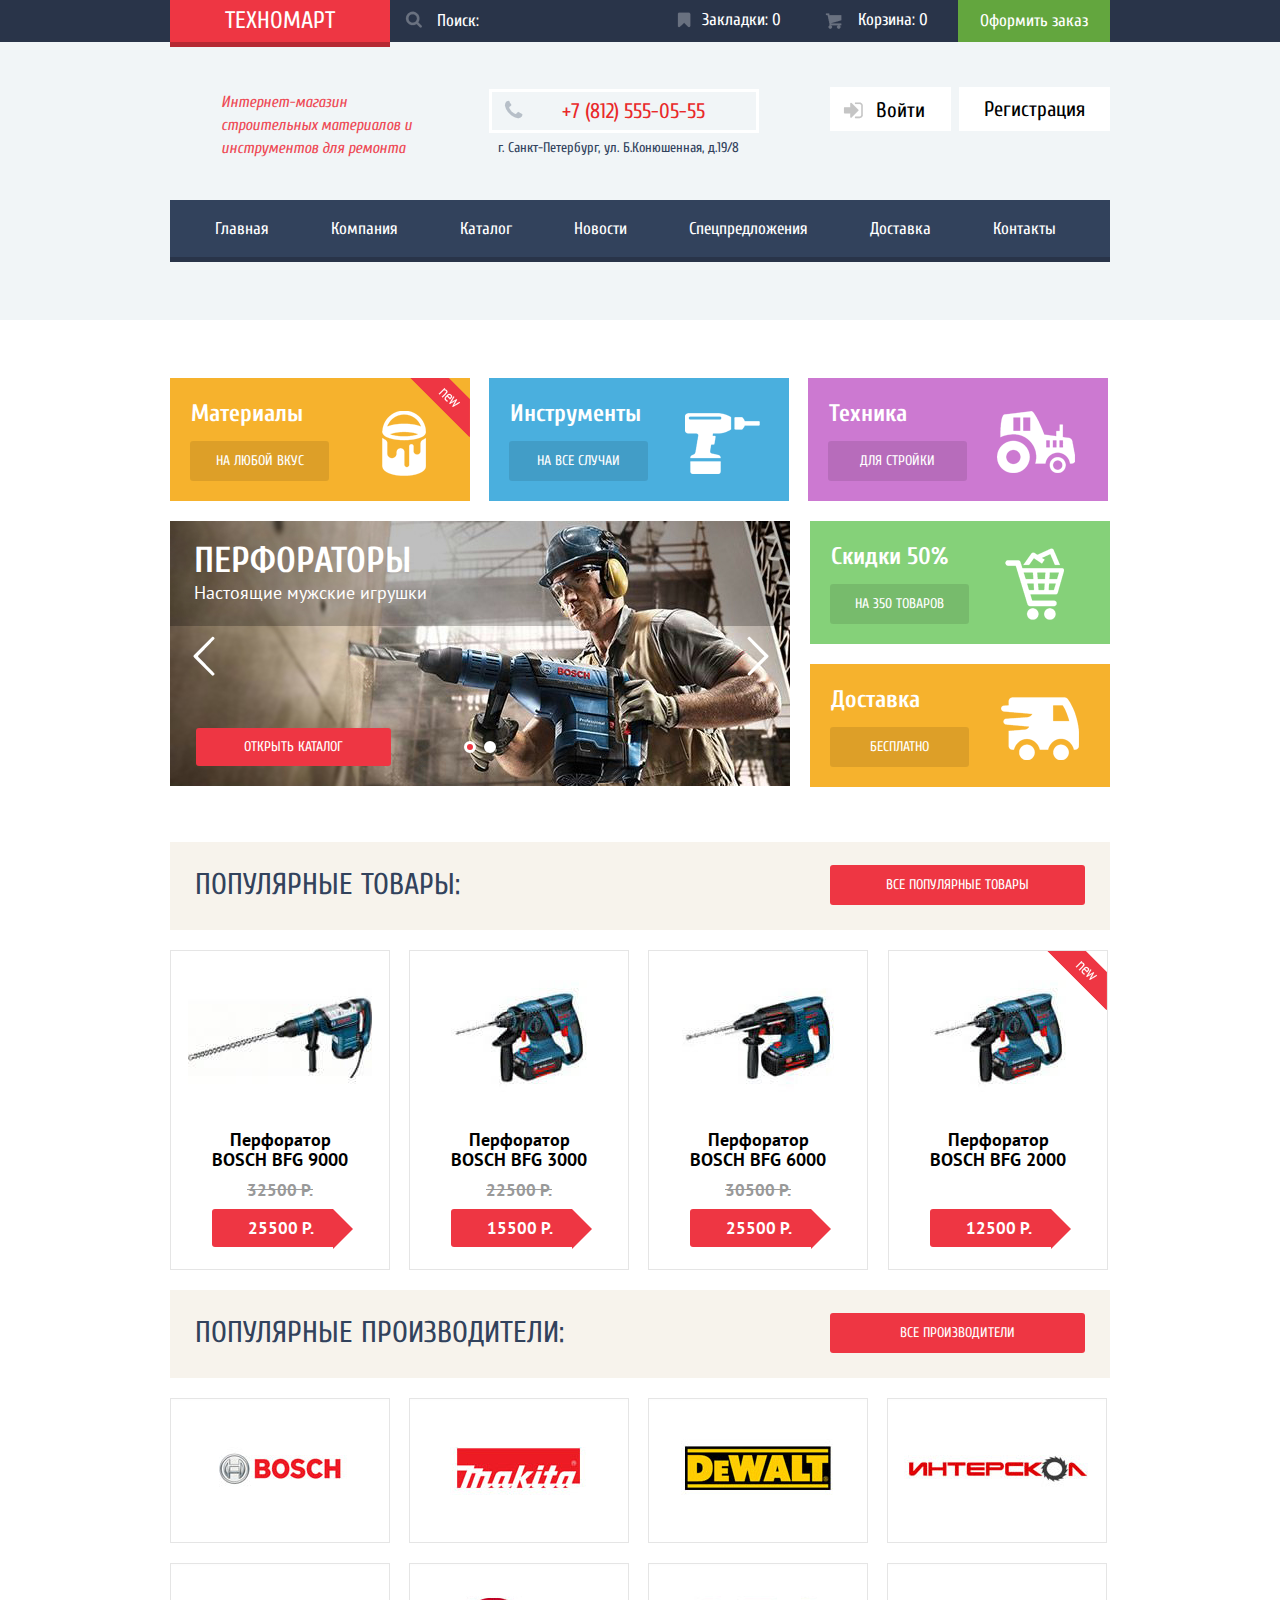
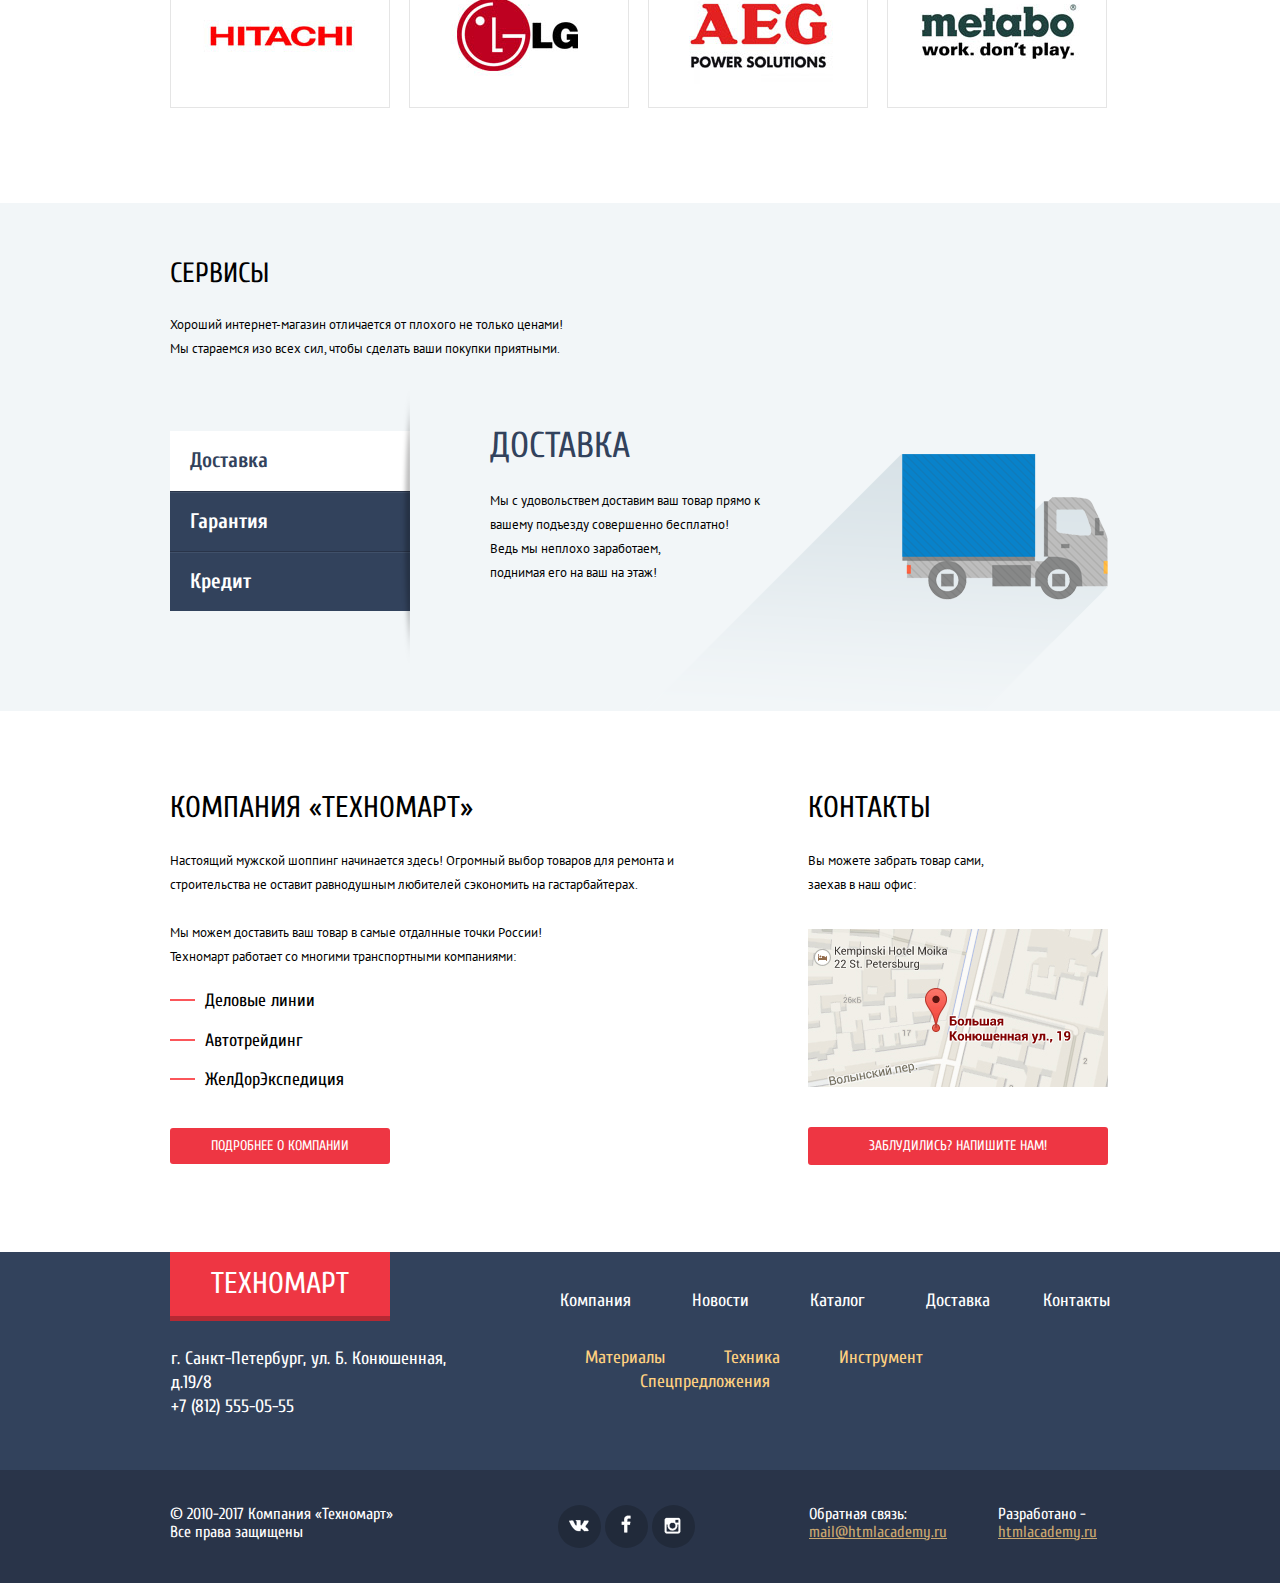
<file: index.html>
<!DOCTYPE html>
<html lang="ru">
<head>
	<meta charset="utf-8">
	<title>HTML Academy: Техномарт</title>
	<meta http-equiv="X-UA-Compatible" content="IE=Edge">
	<link href="https://fonts.googleapis.com/css?family=Cuprum:400,400i%7CPT+Sans:400,700&amp;subset=cyrillic" rel="stylesheet">	
	<link href="css/style.min.css" rel="stylesheet">		
	<link href="css/normalize.min.css" rel="stylesheet">
</head>
<body>

	<header class="header">		
		<div class="header-menu-top">			
			<div class="menu-top-wrapper">
				<a class="btn menu-top-logo" href="index.html">Техномарт</a>

				<form id="menu-top-search" class="menu-top-search" action="#" method="GET">

					<input type="search" id="menu-top-search-box" class="menu-top-search-box">
					<label for="menu-top-search-box">Поиск:</label>
					<button type="submit" form="menu-top-search" class="menu-top-icon-search"></button>
				</form>
				
				<a class="menu-top-bookmarks" href="#">Закладки: 0</a>			
				<a class="menu-top-basket" href="#">Корзина: 0</a>			
				<a class="menu-top-order" href="#">Оформить заказ</a>				
			</div>			
		</div>		

		<div class="header-menu-bottom">
			<div class="menu-bottom-wrapper">
				
				<div class="menu-bottom-middle clearfix">
					<p class="menu-bottom-middle-advertising">Интернет-магазин строительных материалов и инструментов для ремонта</p>

					<div class="menu-bottom-middle-contacts">
			            <p class="bottom-middle-contacts-phone">+7 (812) 555-05-55</p>
			            <p class="bottom-middle-contacts-addr">г. Санкт-Петербург, ул. Б.Конюшенная,  д.19/8</p>
			        </div>

			        <div class="menu-bottom-middle-account">
			        	<a class="bottom-middle-account-logon" href="#">Войти</a>
			        	<a class="bottom-middle-account-registration" href="#">Регистрация</a>
			        </div>
				</div>

				<nav class="menu-bottom-nav">
					<ul>
						<li><a class="menu-bottom-nav-link" href="index.html">Главная</a></li>
			            <li><a class="menu-bottom-nav-link" href="#">Компания</a></li>
			            <li><a class="menu-bottom-nav-link" href="catalog.html">Каталог</a></li>
			            <li><a class="menu-bottom-nav-link" href="#">Новости</a></li>
			            <li><a class="menu-bottom-nav-link" href="#">Спецпредложения</a></li>
			            <li><a class="menu-bottom-nav-link" href="#">Доставка</a></li>
			            <li><a class="menu-bottom-nav-link" href="#">Контакты</a></li>
					</ul>
				</nav>
			</div>
		</div>
	</header>

	<main class="main">
		<div class="main-wrapper">
			<div class="main-promo-items clearfix">	
				<div class="main-promo-item main-promo-item-material">
					<span>Материалы</span>
					<a class="main-promo-btn" href=#>На любой вкус</a>
				</div>

				<div class="main-promo-item main-promo-item-instruments">
					<span>Инструменты</span>
					<a class="main-promo-btn" href=#>На все случаи</a>
				</div>		

				<div class="main-promo-item main-promo-item-equipment">
					<span>Техника</span>
					<a class="main-promo-btn" href=#>Для стройки</a>
				</div>
				
				<div class="main-slider-wrapper main-slider-slide">
					<input type="radio" name="main-slide-switcher" id="main-slide-sw-prev" checked>
					<input type="radio" name="main-slide-switcher" id="main-slide-sw-next" >
					

					<div class="main-slide-control">
						<label class="main-slide-label-prev" for="main-slide-sw-prev"></label>
						<label class="main-slide-label-next" for="main-slide-sw-next"></label>						
					</div>

					<div class="main-slide-circle">
						<label class="main-slide-circle-prev" for="main-slide-sw-prev"></label>		
						<label class="main-slide-circle-next" for="main-slide-sw-next"></label>										
					</div>

					<div class="main-slide-inside">
						<div class="main-slide-slides">
							<div class="main-slide-slides-content">
								<div class="main-slide-slides-title ">
									<div class="main-title-text">Перфораторы
										<p>Настоящие мужские игрушки</p>
									</div>
								</div>
								<a class="btn main-slide-btn" href="catalog.html">Открыть каталог</a>
							</div>

							<div class="main-slide-slides-content">
								<div class="main-slide-slides-title">
									<div class="main-title-text">Дрели
										<p>Соседям на радость!</p>
									</div>
								</div>
								<a class="btn main-slide-btn" href="catalog.html">Открыть каталог</a>
							</div>							
						</div>
					</div>
				</div>

				<div class="main-promo-item main-promo-item-discount">
					<span>Скидки 50%</span>
					<a class="main-promo-btn" href=#>На 350 товаров</a>
				</div>

				<div class="main-promo-item main-promo-item-delivery">
					<span>Доставка</span>
					<a class="main-promo-btn" href=#>Бесплатно</a>
				</div>
			</div>

			<section class="main-products">
				<div class="main-section-header clearfix">
					<h2>Популярные товары:</h2>
					<a class="btn main-section-btn" href="#">Все популярные товары</a>					
				</div>

				<div class="main-products-catalog">
					<div class="main-products-catalog-item">
						<div class="main-products-item-img">
							<img src="img/bosch-bfg-9000.jpg" width="184" height="164" alt="bosch-bfg-9000">
						</div>

						<div class="main-products-item-menu">
			            	<a class="main-products-item-buy menu-products-buy-basket" href="#">Купить</a> 
			            	<a class="main-products-item-bookmark" href="#">В закладки</a>
			            </div>

						<a class="main-products-item-link" href="#">Перфоратор BOSCH BFG 9000</a>
						<del class="main-products-old-price">32500 P.</del>
						<ins class="main-products-new-price">25500 Р. </ins>
					</div>

					<div class="main-products-catalog-item">
						<div class="main-products-item-img">
							<img src="img/bosch-bfg-3000.jpg" width="184" height="164" alt="bosch-bfg-3000">
						</div>

						<div class="main-products-item-menu">
			            	<a class="main-products-item-buy menu-products-buy-basket" href="#">Купить</a> 
			            	<a class="main-products-item-bookmark" href="#">В закладки</a>
			            </div>

						<a class="main-products-item-link" href="#">Перфоратор BOSCH BFG 3000</a>
						<del class="main-products-old-price">22500 P.</del>
						<ins class="main-products-new-price">15500 Р. </ins>
					</div>

					<div class="main-products-catalog-item">
						<div class="main-products-item-img">
							<img src="img/bosch-bfg-6000.jpg" width="184" height="164" alt="bosch-bfg-6000">
						</div>

						<div class="main-products-item-menu">
			            	<a class="main-products-item-buy menu-products-buy-basket" href="#">Купить</a> 
			            	<a class="main-products-item-bookmark" href="#">В закладки</a>
			            </div>

						<a class="main-products-item-link" href="#">Перфоратор BOSCH BFG 6000</a>
						<del class="main-products-old-price">30500 P.</del>
						<ins class="main-products-new-price">25500 Р. </ins>
					</div>

					<div class="main-products-catalog-item main-catalog-item-last">
						<div class="main-products-item-img main-products-item-new">
							<img src="img/bosch-bfg-2000.jpg" width="184" height="164" alt="bosch-bfg-2000">
						</div>

						<div class="main-products-item-menu">
			            	<a class="main-products-item-buy menu-products-buy-basket" href="#">Купить</a> 
			            	<a class="main-products-item-bookmark" href="#">В закладки</a>
			            </div>

						<a class="main-products-item-link" href="#">Перфоратор BOSCH BFG 2000</a>						
						<ins class="main-products-new-price">12500 Р. </ins>
					</div>
				</div>
			</section>
				
			<section class="main-vendors">
				<div class="main-section-header clearfix">
					<h2>Популярные производители:</h2>
					<a class="btn main-section-btn" href="#">Все производители</a>					
				</div>

				<div class="main-vendors-list">
					<a class="main-vendors-link" href="#"><img src="img/logo-bosch.jpg" width="218" height="143" alt="bosch"></a>
					<a class="main-vendors-link" href="#"><img src="img/logo-makita.jpg" width="218" height="143" alt="makita"></a>
					<a class="main-vendors-link" href="#"><img src="img/logo-dewalt.jpg" width="218" height="143" alt="dewalt"></a>
					<a class="main-vendors-link" href="#"><img src="img/logo-interskol.jpg" width="218" height="143" alt="interskol"></a>
					<a class="main-vendors-link" href="#"><img src="img/logo-hitachi.jpg" width="218" height="143" alt="hitachi"></a>
					<a class="main-vendors-link" href="#"><img src="img/logo-lg.jpg" width="218" height="143" alt="lg"></a>
					<a class="main-vendors-link" href="#"><img src="img/logo-aeg.jpg" width="218" height="143" alt="aeg"></a>
					<a class="main-vendors-link" href="#"><img src="img/logo-metabo.jpg" width="218" height="143" alt="metabo"></a>
				</div>
			</section>		
		</div>

		<section class="main-slider">
			<div class="main-slider-wrapper-bottom clearfix">
				<h1 class="main-slider-wrapper-header">Сервисы</h1>
				<p class="main-slider-wrapper-info">Хороший интернет-магазин отличается от плохого не только ценами! Мы стараемся изо всех сил, чтобы сделать ваши покупки приятными.</p>

				<div class="main-slider-wrapper-block clearfix">
					<input type="radio" name="main-slider-wrapper-block-tabs" id="block-1" checked="">
					<input type="radio" name="main-slider-wrapper-block-tabs" id="block-2">
					<input type="radio" name="main-slider-wrapper-block-tabs" id="block-3">

					<ul class="main-slider-wrapper-toggle">
						<li><label for="block-1">Доставка</label></li>
						<li><label for="block-2">Гарантия</label></li>
						<li><label for="block-3">Кредит</label></li>
					</ul>

					<div class="main-slider-wrapper-delivery-box">
						<div class="main-slider-wrapper-block-text">
							<span class="main-slider-wrapper-block-title">Доставка</span>
							<p>Мы с удовольствем доставим ваш товар прямо к вашему подъезду совершенно бесплатно!</p>
							<p class="delivery-additional-text">Ведь мы неплохо заработаем, поднимая его на ваш на этаж!</p>
						</div>
					</div>
					<div class="main-slider-wrapper-guarantee-box">
						<div class="main-slider-wrapper-block-text">
							<span class="main-slider-wrapper-block-title">Гарантия</span>
							<p>Если купленный у нас товар поломается или заискрит, а также в случае пожара, спровоцированного его возгаранием, вы всегда можете быть уверены в нашей гарантии. Мы обменяем сгоревший товар на новый.</p>
							<p>Дом уж восстановите как-нибудь сами.</p>
						</div>
					</div>
					<div class="main-slider-wrapper-credit-box">
						<div class="main-slider-wrapper-block-text">
							<span class="main-slider-wrapper-block-title">Кредит</span>
							<p>Залезть в долговую яму стало проще!</p>
								<p>Кредитные консультанты придут вам на помощь.</p>
							<a href="#" class="btn main-slider-wrapper-send-query">отправить заявку</a>
						</div>
					</div>
				</div>	
			</div>					
		</section>

		<section class="main-aboutus">
			<div class="main-aboutus-wrapper clearfix">
				<div class="main-aboutus-detail">
					<h2 class="main-aboutus-h2">Компания «Техномарт»</h2>
					<p>Настоящий мужской шоппинг начинается здесь! Огромный выбор товаров для ремонта и строительства не оставит равнодушным любителей сэкономить на гастарбайтерах.</p>
					<p>Мы можем доставить ваш товар в самые отдалнные точки России!<p>Техномарт работает со многими транспортными компаниями:</p>

					<ul>
			            <li><a class="main-aboutus-link" href="#">Деловые линии</a></li>
			            <li><a class="main-aboutus-link" href="#">Автотрейдинг</a></li>
			            <li><a class="main-aboutus-link" href="#">ЖелДорЭкспедиция</a></li>
			        </ul>

			        <a class="btn main-aboutus-btn" href="#">Подробнее о компании</a>					
				</div>

				<div class="main-aboutus-contacts">
					<h2 class="main-aboutus-h2">Контакты</h2>
					<p>Вы можете забрать товар сами, заехав в наш офис:</p>
					<a class="main-aboutus-map" onclick="showmap();"><img src="img/map.jpg" width="300" height="158" alt="map"></a>
					<a class="btn main-aboutus-email" onclick="showemail();">Заблудились? Напишите нам!</a>					
				</div>				
			</div>
		</section>		
	</main>

	<footer class="footer">
		<div class="footer-top">
			<div class="footer-top-wrapper clearfix">
				<div class="footer-top-addr">
					<a class="btn menu-bottom-logo" href="index.html">Техномарт</a>
					<address><p>г. Санкт-Петербург, ул. Б. Конюшенная, д.19/8</p><p>+7 (812) 555-05-55</p></address>
				</div>

				<nav class="footer-top-site-nav">
					<ul>						
			            <li><a href="#">Компания</a></li>
			            <li><a href="#">Новости</a></li>
			            <li><a href="catalog.html">Каталог</a></li>
			            <li><a href="#">Доставка</a></li>
			            <li><a href="#">Контакты</a></li>
					</ul>
				</nav>

				<nav class="footer-top-shop-nav">
					<ul>						
			            <li><a href="#">Материалы</a></li>
			            <li><a href="#">Техника</a></li>
			            <li><a href="#">Инструмент</a></li>
			            <li><a href="#">Спецпредложения</a></li>
					</ul>
				</nav>
			</div>
		</div>

		<div class="footer-bottom">
			<div class="footer-bottom-wrapper clearfix">				
				<p class="footer-bottom-copyright">&copy; 2010-2017 Компания «Техномарт» Все права защищены</p>

				<div class="footer-bottom-social">
					<a class="btn-social btn-social-vk" href="http://vk.com"></a>
					<a class="btn-social btn-social-fb" href="http://facebook.com"></a>
					<a class="btn-social btn-social-ig" href="http://instagram.com"></a>
				</div>

				<p class="footer-bottom-feedback">Обратная связь: 
					<a href="mailto:mail@htmlacademy.ru">mail@htmlacademy.ru</a>
				</p>

				<p class="footer-bottom-designed">Разработано - 
					<a href="http://htmlacademy.ru">htmlacademy.ru</a>					
				</p>				
			</div>
		</div>
	</footer>

	<div class="modal-email-popup">
		<button class="modal-email-popup-close" type="button" onclick="hideemail();"></button>
		<form id="email-popup-question" class="email-popup-form" action="#" method="POST">

			<div class="email-popup-form-top clearfix">			
				
				<label for="email-popup-name"><span>Ваше имя:</span>
					<input type="text" id="email-popup-name" placeholder="Представьтесь, пожалуйста">
				</label>

				<label for="email-popup-email"><span>Ваш e-mail:</span>
					<input type="text" id="email-popup-email" placeholder="Для отправки ответа">
				</label>


				<label for="email-popup-letter">
					<span>Текст письма:</span>
					<textarea id="email-popup-letter" placeholder="В свободной форме" rows="6"></textarea>
				</label>				
			</div>

			<div class="email-popup-submit">
				<button class="btn" type="submit" form="email-popup-question">Отправить</button>
			</div>
		</form>
	</div>

	
	<div class="modal-map-popup">
		<button class="modal-popup-close-map" type="button" onclick="hidemap();"></button>
		<iframe src="https://www.google.com/maps/embed?pb=!1m18!1m12!1m3!1d999.2970419182997!2d30.3220211441057!3d59.938877484047545!2m3!1f0!2f0!3f0!3m2!1i1024!2i768!4f13.1!3m3!1m2!1s0x4696310fca5ba729%3A0xea9c53d4493c879f!2z0JHQvtC70YzRiNCw0Y8g0JrQvtC90Y7RiNC10L3QvdCw0Y8g0YPQuy4sIDE5LCDQodCw0L3QutGCLdCf0LXRgtC10YDQsdGD0YDQsywgMTkxMTg2!5e0!3m2!1sru!2sru!4v1485281200649" allowfullscreen></iframe>
	</div>

	<script src="js/script.min.js"></script>
</body>
</html>
</file>
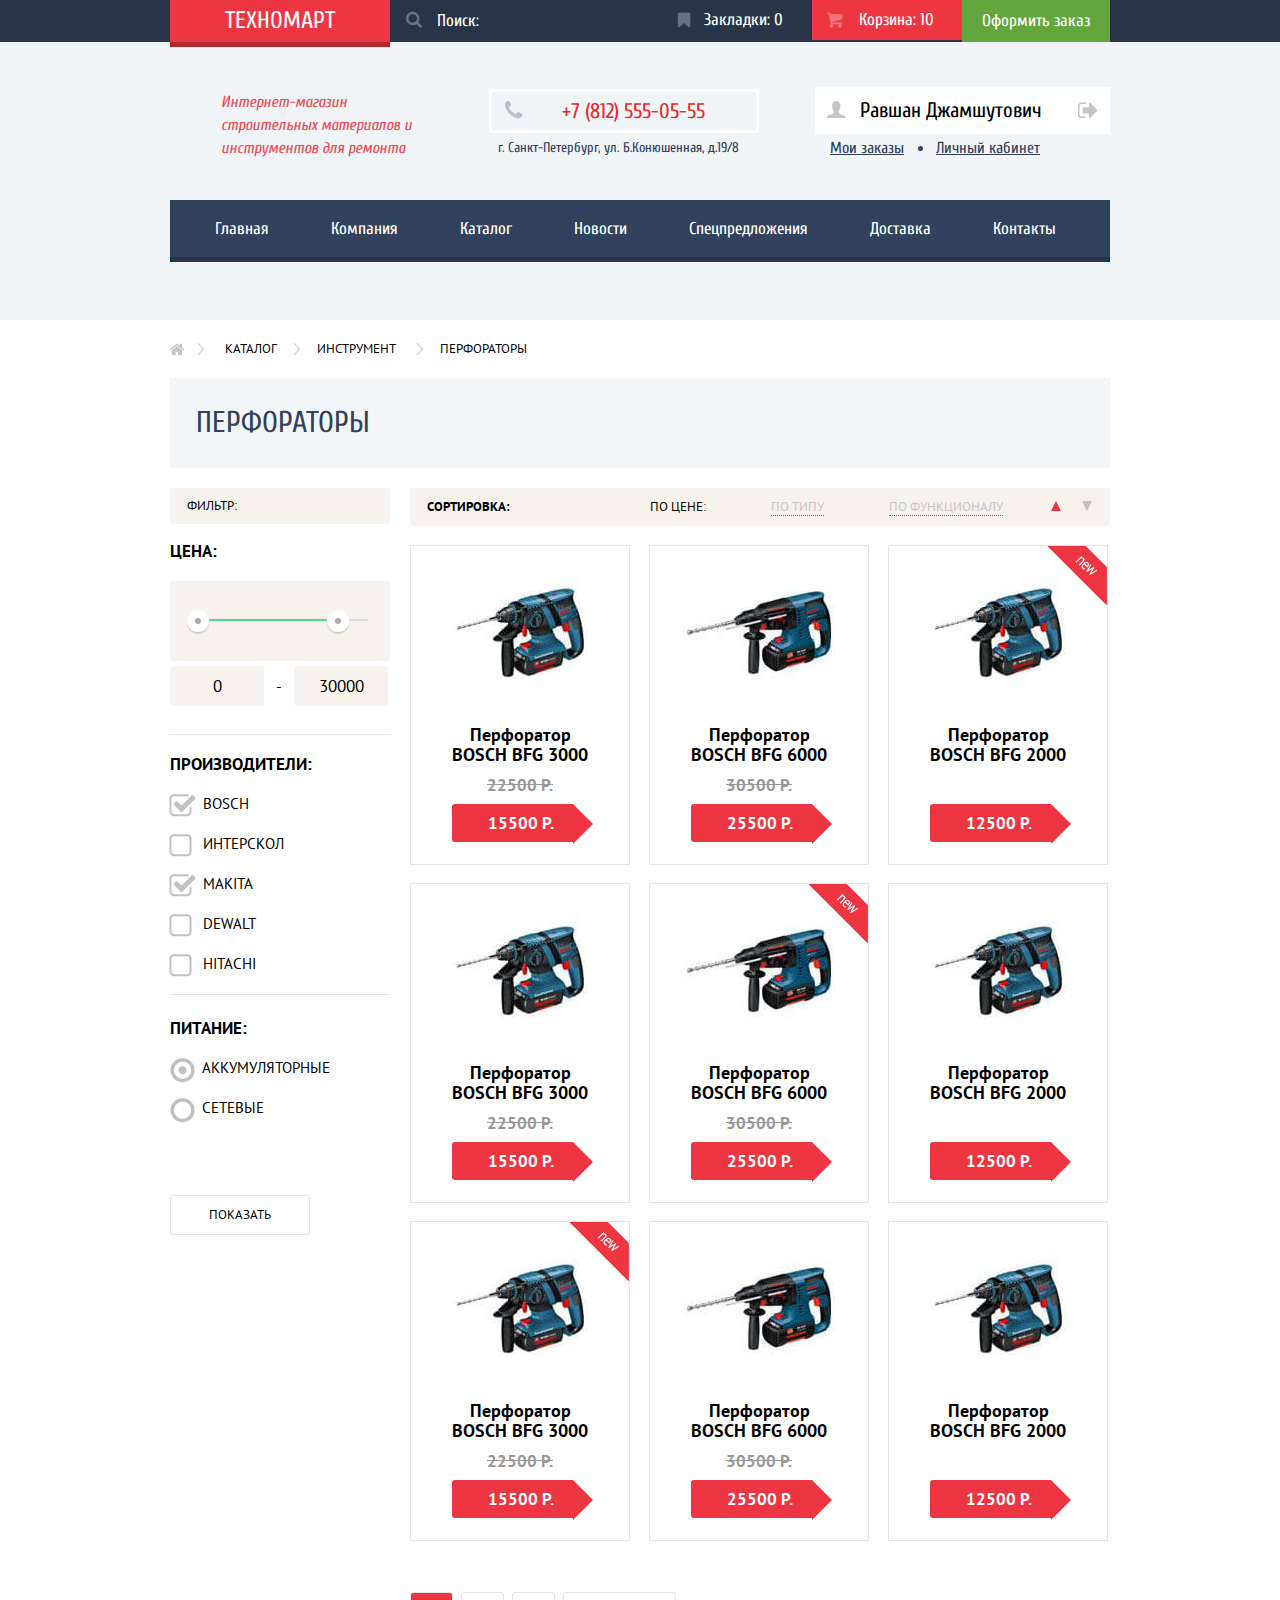
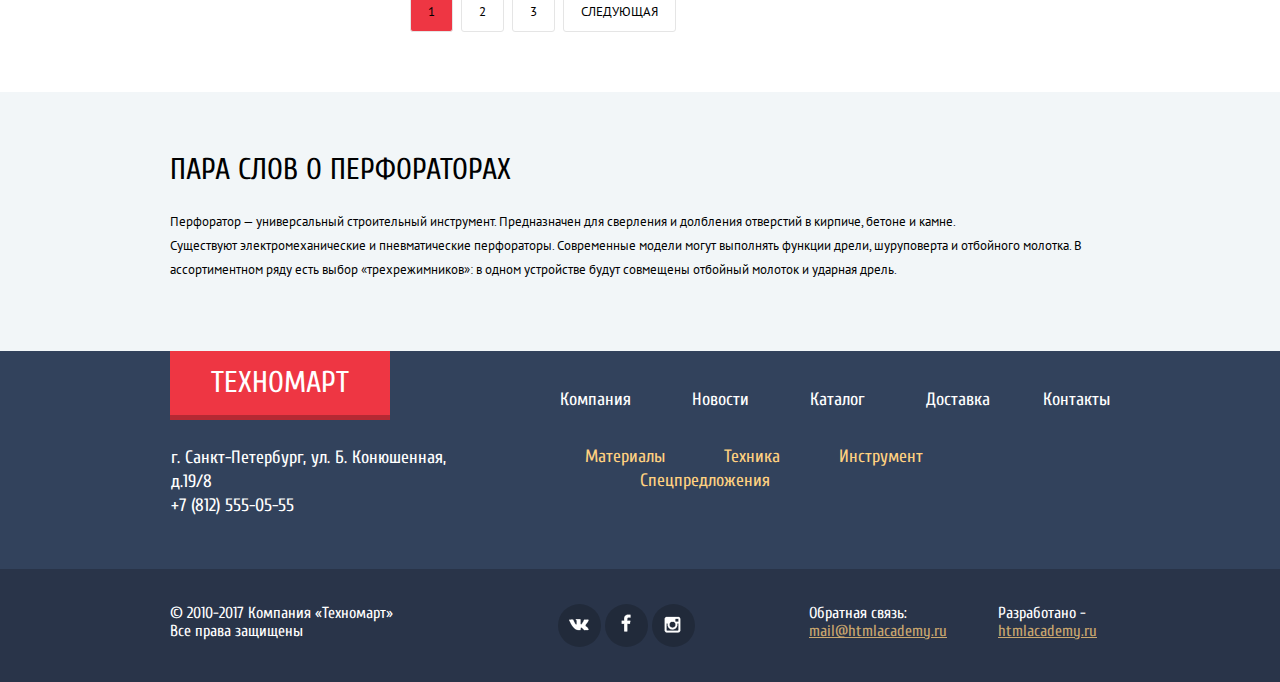
<file: catalog.html>
<!DOCTYPE html>
<html lang="ru">
<head>
  <meta charset="utf-8">
  <title>HTML Academy: Техномарт Каталог товаров</title> 
  <meta http-equiv="X-UA-Compatible" content="IE=Edge">
  <link href="https://fonts.googleapis.com/css?family=Cuprum:400,400i%7CPT+Sans:400,700&amp;subset=cyrillic" rel="stylesheet">
  <link href="css/style.min.css" rel="stylesheet">
  <link href="css/normalize.min.css" rel="stylesheet">
</head>
<body>

	<header class="header">
		<div class="header-menu-top">
			<div class="menu-top-wrapper">
				<a class="btn menu-top-logo" href="index.html">Техномарт</a>

				<form id="menu-top-search" class="menu-top-search" action="#" method="GET">			
					<input type="search" id="menu-top-search-box" class="menu-top-search-box">
					<label for="menu-top-search-box">Поиск:</label>
					<button type="submit" form="menu-top-search" class="menu-top-icon-search"></button>
				</form>								

				<a class="menu-top-bookmarks menu-top-bookmarks-full" href="#">Закладки: 0</a>			
				<a class="menu-top-basket-catalog menu-top-basket-full" href="#">Корзина: 10</a>			
				<a class="menu-top-order menu-top-order-full" href="#">Оформить заказ</a>
			</div>
		</div>

		<div class="header-menu-bottom">
			<div class="menu-bottom-wrapper">
				
				<div class="menu-bottom-middle clearfix">
					<p class="menu-bottom-middle-advertising">Интернет-магазин строительных материалов и инструментов для ремонта</p>

					<div class="menu-bottom-middle-contacts">
			            <p class="bottom-middle-contacts-phone">+7 (812) 555-05-55</p>
			            <p class="bottom-middle-contacts-addr">г. Санкт-Петербург, ул. Б.Конюшенная,   д.19/8</p>
			        </div>			        

			        <div class="menu-middle-account">
			            <a class="menu-middle-account-icon" href="#">Равшан Джамшутович</a>
			            <a class="menu-middle-account-logout" href="#"><i class="menu-middle-icon-logout"></i></a>

			            <div class="menu-middle-account-link">
				            <a class="menu-middle-link" href="#">Мои заказы</a>
				            <span class="menu-middle-account-dot"></span>
				            <a class="menu-middle-link" href="#">Личный кабинет</a>				            
			            </div>
			        </div>
				</div>

				<nav class="menu-bottom-nav">
					<ul>
						<li><a class="menu-bottom-nav-link" href="index.html">Главная</a></li>
			            <li><a class="menu-bottom-nav-link" href="#">Компания</a></li>
			            <li><a class="menu-bottom-nav-link" href="catalog.html">Каталог</a></li>
			            <li><a class="menu-bottom-nav-link" href="#">Новости</a></li>
			            <li><a class="menu-bottom-nav-link" href="#">Спецпредложения</a></li>
			            <li><a class="menu-bottom-nav-link" href="#">Доставка</a></li>
			            <li><a class="menu-bottom-nav-link" href="#">Контакты</a></li>
					</ul>
				</nav>
			</div>
		</div>
	</header>

	<main class="main">
		<div class="main-wrapper clearfix">
			<ul class="main-breadcrumbs">
				<li><a href="">Каталог</a></li>
				<li><a href="">Инструмент</a></li>
				<li><a>Перфораторы</a></li>
			</ul>

			<h1 class="main-calalog-header">Перфораторы</h1>

			<form id="main-form-filter" class="main-form-filter" action="#" method="GET">
				<p class="main-topbar">Фильтр:</p>

				<fieldset>
				    <legend>Цена:</legend>	
				    <div class="main-form-range">
				    	<div class="main-form-scale">
				    		<div class="main-form-scale-color">
				    			<div class="main-form-scale-green"></div>
				    		</div>

				    		<div class="main-form-btn-min"></div>
				    		<div class="main-form-btn-max"></div>
				    	</div>			    	

				    	<div class="main-form-price">
				            <input class="main-form-price-min" type="text" value="0"> <span>-</span>
				            <input class="main-form-price-max" type="text" value="30000">
				        </div>
				    </div>				    			    
				</fieldset>

				<fieldset>
				    <legend>Производители:</legend>	
				    
				    	<input type="checkbox" checked id="bosch"  name="vendor">
						<label for="bosch">bosch</label>

						<input type="checkbox" id="interskol" name="vendor">
						<label for="interskol">интерскол</label>
						
						<input type="checkbox" checked id="makita" name="vendor">
						<label for="makita">makita</label>

						<input type="checkbox" id="dewalt" name="vendor">
						<label for="dewalt">dewalt</label>

						<input type="checkbox" id="hitachi" name="vendor">
						<label for="hitachi">hitachi</label>
				</fieldset>

				<fieldset>
				    <legend>Питание:</legend>

				    <input type="radio" checked id="main-form-battery" name="battery">
   					<label for="main-form-battery">Аккумуляторные</label>

   					<input type="radio" id="main-form-network" name="battery">
   					<label for="main-form-network">Сетевые</label> 
				</fieldset>

				<button type="submit" form="main-form-filter">Показать</button>
			</form>

			<div class="main-catalog">
				<div class="main-catalog-menu clearfix">
					<span class="main-catalog-menu-sort">Сортировка:</span>

					<ul class="main-catalog-menu-header">
						<li>По цене:</li>
						<li><a href="#">По типу</a></li>
						<li><a href="#">По функционалу</a></li>
						<li>
							<div class="main-catalog-menu-sort">
								<div class="menu-catalog-arrow menu-catalog-arrow-active"></div>
								<div class="menu-catalog-arrow"></div>
							</div>
						</li>
					</ul>
				</div>				

				<div class="main-products-catalog">
					<div class="main-products-catalog-item">
						<div class="main-products-item-img">
							<img src="img/bosch-bfg-3000.jpg" width="184" height="164" alt="bosch-bfg-3000">
						</div>

						<div class="main-products-item-menu">
			            	<a class="main-products-item-buy menu-products-buy-basket" href="#" onclick="addorder();">Купить</a> 
			            	<a class="main-products-item-bookmark" href="#">В закладки</a>
			            </div>

						<a class="main-products-item-link" href="#">Перфоратор BOSCH BFG 3000</a>
						<del class="main-products-old-price">22500 P.</del>
						<ins class="main-products-new-price">15500 Р. </ins>
					</div>

					<div class="main-products-catalog-item">
						<div class="main-products-item-img">
							<img src="img/bosch-bfg-6000.jpg" width="184" height="164" alt="bosch-bfg-6000">
						</div>

						<div class="main-products-item-menu">
			            	<a class="main-products-item-buy menu-products-buy-basket" href="#" onclick="addorder();">Купить</a> 
			            	<a class="main-products-item-bookmark" href="#">В закладки</a>
			            </div>

						<a class="main-products-item-link" href="#">Перфоратор BOSCH BFG 6000</a>
						<del class="main-products-old-price">30500 P.</del>
						<ins class="main-products-new-price">25500 Р. </ins>
					</div>

					<div class="main-products-catalog-item">
						<div class="main-products-item-img main-products-item-new">
							<img src="img/bosch-bfg-2000.jpg" width="184" height="164" alt="bosch-bfg-2000">
						</div>

						<div class="main-products-item-menu">
			            	<a class="main-products-item-buy menu-products-buy-basket" href="#" onclick="addorder();">Купить</a> 
			            	<a class="main-products-item-bookmark" href="#">В закладки</a>
			            </div>

						<a class="main-products-item-link" href="#">Перфоратор BOSCH BFG 2000</a>						
						<ins class="main-products-new-price">12500 Р. </ins>
					</div>

					<div class="main-products-catalog-item">
						<div class="main-products-item-img">
							<img src="img/bosch-bfg-3000.jpg" width="184" height="164" alt="bosch-bfg-3000">
						</div>

						<div class="main-products-item-menu">
			            	<a class="main-products-item-buy menu-products-buy-basket" href="#" onclick="addorder();">Купить</a> 
			            	<a class="main-products-item-bookmark" href="#">В закладки</a>
			            </div>

						<a class="main-products-item-link" href="#">Перфоратор BOSCH BFG 3000</a>
						<del class="main-products-old-price">22500 P.</del>
						<ins class="main-products-new-price">15500 Р. </ins>
					</div>

					<div class="main-products-catalog-item">
						<div class="main-products-item-img main-products-item-new">
							<img src="img/bosch-bfg-6000.jpg" width="184" height="164" alt="bosch-bfg-6000">
						</div>

						<div class="main-products-item-menu">
			            	<a class="main-products-item-buy menu-products-buy-basket" href="#" onclick="addorder();">Купить</a> 
			            	<a class="main-products-item-bookmark" href="#">В закладки</a>
			            </div>

						<a class="main-products-item-link" href="#">Перфоратор BOSCH BFG 6000</a>
						<del class="main-products-old-price">30500 P.</del>
						<ins class="main-products-new-price">25500 Р. </ins>
					</div>

					<div class="main-products-catalog-item">
						<div class="main-products-item-img">
							<img src="img/bosch-bfg-2000.jpg" width="184" height="164" alt="bosch-bfg-2000">
						</div>

						<div class="main-products-item-menu">
			            	<a class="main-products-item-buy menu-products-buy-basket" href="#" onclick="addorder();">Купить</a> 
			            	<a class="main-products-item-bookmark" href="#">В закладки</a>
			            </div>

						<a class="main-products-item-link" href="#">Перфоратор BOSCH BFG 2000</a>						
						<ins class="main-products-new-price">12500 Р. </ins>
					</div>

					<div class="main-products-catalog-item">
						<div class="main-products-item-img main-products-item-new">
							<img src="img/bosch-bfg-3000.jpg" width="184" height="164" alt="bosch-bfg-3000">
						</div>

						<div class="main-products-item-menu">
			            	<a class="main-products-item-buy menu-products-buy-basket" href="#" onclick="addorder();">Купить</a> 
			            	<a class="main-products-item-bookmark" href="#">В закладки</a>
			            </div>

						<a class="main-products-item-link" href="#">Перфоратор BOSCH BFG 3000</a>
						<del class="main-products-old-price">22500 P.</del>
						<ins class="main-products-new-price">15500 Р. </ins>
					</div>

					<div class="main-products-catalog-item">
						<div class="main-products-item-img ">
							<img src="img/bosch-bfg-6000.jpg" width="184" height="164" alt="bosch-bfg-6000">
						</div>

						<div class="main-products-item-menu">
			            	<a class="main-products-item-buy menu-products-buy-basket" href="#" onclick="addorder();">Купить</a> 
			            	<a class="main-products-item-bookmark" href="#">В закладки</a>
			            </div>

						<a class="main-products-item-link" href="#">Перфоратор BOSCH BFG 6000</a>
						<del class="main-products-old-price">30500 P.</del>
						<ins class="main-products-new-price">25500 Р. </ins>
					</div>

					<div class="main-products-catalog-item">
						<div class="main-products-item-img ">
							<img src="img/bosch-bfg-2000.jpg" width="184" height="164" alt="bosch-bfg-2000">
						</div>

						<div class="main-products-item-menu">
			            	<a class="main-products-item-buy menu-products-buy-basket" href="#" onclick="addorder();">Купить</a> 
			            	<a class="main-products-item-bookmark" href="#">В закладки</a>
			            </div>

						<a class="main-products-item-link" href="#">Перфоратор BOSCH BFG 2000</a>						
						<ins class="main-products-new-price">12500 Р. </ins>
					</div>
				</div>

				<div class="main-catalog-paginator">					
					<a class="main-catalog-paginator-link main-catalog-paginator-active" href="#">1</a>
					<a class="main-catalog-paginator-link" href="#">2</a>
					<a class="main-catalog-paginator-link" href="#">3</a>
					<a class="main-catalog-paginator-link main-catalog-paginator-next" href="#">Следующая</a>
				</div>

			</div>
		</div>

		<section class="main-about-product">
			<div class="main-about-product-wrapper clearfix">
				<h2 class="main-about-product-h2">Пара слов о перфораторах</h2>
				<p>Перфоратор — универсальный строительный инструмент. Предназначен для сверления и долбления отверстий в кирпиче, бетоне и камне.</p>
				<p>Существуют электромеханические и пневматические перфораторы. Современные модели могут выполнять функции дрели, шуруповерта и отбойного молотка. В ассортиментном ряду есть выбор «трехрежимников»: в одном устройстве будут совмещены отбойный молоток и ударная дрель.</p>		
			</div>
		</section>				
	</main>

	<footer class="footer">
		<div class="footer-top">
			<div class="footer-top-wrapper clearfix">
				<div class="footer-top-addr">
					<a class="btn menu-bottom-logo" href="index.html">Техномарт</a>
					<address><p>г. Санкт-Петербург, ул. Б. Конюшенная, д.19/8</p><p>+7 (812) 555-05-55</p></address>
				</div>

				<nav class="footer-top-site-nav">
					<ul>						
			            <li><a href="#">Компания</a></li>
			            <li><a href="#">Новости</a></li>
			            <li><a href="catalog.html">Каталог</a></li>
			            <li><a href="#">Доставка</a></li>
			            <li><a href="#">Контакты</a></li>
					</ul>
				</nav>

				<nav class="footer-top-shop-nav">
					<ul>						
			            <li><a href="#">Материалы</a></li>
			            <li><a href="#">Техника</a></li>
			            <li><a href="#">Инструмент</a></li>
			            <li><a href="#">Спецпредложения</a></li>
					</ul>
				</nav>
			</div>
		</div>

		<div class="footer-bottom">
			<div class="footer-bottom-wrapper clearfix">				
				<p class="footer-bottom-copyright">&copy; 2010-2017 Компания «Техномарт» Все права защищены</p>

				<div class="footer-bottom-social">
					<a class="btn-social btn-social-vk" href="http://vk.com"></a>
					<a class="btn-social btn-social-fb" href="http://facebook.com"></a>
					<a class="btn-social btn-social-ig" href="http://instagram.com"></a>
				</div>

				<p class="footer-bottom-feedback">Обратная связь:
					<a href="mailto:mail@htmlacademy.ru">mail@htmlacademy.ru</a>
				</p>

				<p class="footer-bottom-designed">Разработано -
					<a href="http://htmlacademy.ru">htmlacademy.ru</a>					
				</p>				
			</div>
		</div>
	</footer>

	<div class="modal-add-product">
		<button class="modal-close-add-product" type="button" onclick="hideorder();"></button>

		<div class="modal-add-product-icon"></div>
		<span>Товар добавлен в корзину!</span>

		<div class="modal-add-product-bottom">
			<div class="modal-add-product-wrapper">
	  		    <a class="btn modal-add-order" href="#">Оформить заказ</a>
	  		    <a class="btn modal-add-continue" href="#">Продолжить покупки</a>
  		    </div>
  		</div>
	</div>

	<script src="js/script.min.js"></script>
</body>
</html>
</file>
<file: css/style.min.css>
.btn,body{font-size:14px;font-weight:400;line-height:18px;font-family:Cuprum,Arial,sans-serif}.clearfix,.clearfix:after{content:"";display:table}.btn,.header,.menu-top-search-box,body{font-family:Cuprum,Arial,sans-serif}.btn,.menu-top-basket,.menu-top-bookmarks,.menu-top-order{text-decoration:none;text-align:center}.btn,.main-promo-btn,.main-slide-slides-title{text-transform:uppercase}body{color:#000;margin:0;padding:0;-webkit-font-smoothing:antialiased;-moz-osx-font-smoothing:grayscale}.btn{background-color:#ee3643;color:#fff;cursor:pointer}.btn:hover{background-color:#ca2c37}.btn:active{background-color:#ba2732;color:#f7eaeb}.clearfix:after{clear:both}.header{width:100%;font-size:17px}.header-menu-top{min-height:42px;background-color:#293449}.menu-top-wrapper{width:940px;margin:0 auto;padding:0 10px}.menu-top-logo{width:220px;padding:9px 0;float:left;font-size:24px;line-height:24px;box-shadow:0 5px 0 0 #b52933}.menu-top-logo:active{box-shadow:0 5px 0 0 #8e1e26}.menu-top-search{position:relative;display:inline-block;vertical-align:baseline;width:268px;box-sizing:border-box;color:#fff}.menu-top-search-box{padding:11px 0 11px 49px;width:100%;border:none;background-color:transparent;font-size:17px;line-height:18px}.menu-top-search label{position:absolute;top:12px;left:47px;background-color:transparent}.menu-top-icon-search{position:absolute;top:11px;left:15px;padding:0;width:20px;height:20px;vertical-align:middle;border:0;background:url(../img/sprite.png) -166px -84px no-repeat}.menu-top-basket:before,.menu-top-bookmarks:before{height:16px;content:""}.menu-top-search-box label,.menu-top-search-box:hover{background-color:#212a3a}.menu-top-search-box:active{background-color:#293449}.menu-top-search-box:focus{background-color:#fff}.menu-top-search-box:focus~label{display:none}.menu-top-search-box:hover~button{background:url(../img/sprite.png) -5px -165px no-repeat}.menu-top-search-box:focus~button{background:url(../img/sprite.png) -167px -111px no-repeat}.menu-top-bookmarks{padding:10px 32px 11px 40px;position:relative;color:#fff}.menu-top-bookmarks:before{position:absolute;left:15px;top:12px;width:14px;background:url(../img/sprite.png) -116px -31px no-repeat}.menu-top-basket:hover,.menu-top-bookmarks:hover{background-color:#212a3a}.menu-top-bookmarks:hover:before{background:url(../img/sprite.png) -140px -31px no-repeat}.menu-top-basket{position:relative;padding:10px 30px 11px 41px;color:#fff}.menu-top-basket:before{position:absolute;left:8px;top:13px;width:17px;background:url(../img/sprite.png) -116px -5px no-repeat}.menu-top-basket:hover:before{background:url(../img/sprite.png) -143px -5px no-repeat}.menu-top-basket:active,.menu-top-bookmarks:active{background-color:#161d29;color:#babbbd;opacity:.3}.menu-bottom-middle{padding:45px 0;width:100%}.menu-bottom-middle-advertising{float:left;width:205px;margin:4px 51px;color:#ee4a55;font-style:italic;font-size:16px;line-height:23px}.menu-bottom-middle-contacts{float:left;width:270px;position:relative;margin:2px 0 0 12px}.bottom-middle-contacts-phone{font-size:21px;line-height:18px;text-align:center;color:#e9292a;border:3px solid #fff;padding:10px 15px 10px 34px;margin:0}.bottom-middle-contacts-phone:before{content:"";position:absolute;width:19px;height:19px;left:15px;top:11px;background:url(../img/sprite.png) -170px -5px no-repeat #f1f5f7}.bottom-middle-contacts-addr{font-size:14px;line-height:24px;color:#32425c;margin:0;padding:3px 0 0 9px}.menu-top-order{float:right;background-color:#63a63e;padding:12px 22px;line-height:18px;color:#fff}.menu-top-order:hover{background-color:#5fbb2d}.menu-top-order:active{background-color:#518534;color:#b1c5a8}.bottom-middle-account-logon,.bottom-middle-account-registration{color:#000;display:inline-block;vertical-align:top;text-decoration:none}.header-menu-bottom{background-color:#f1f5f7}.menu-bottom-wrapper{width:940px;margin:0 auto;padding:0 10px;min-height:278px}.menu-bottom-middle-account{float:right;position:relative;font-size:21px;line-height:18px}.bottom-middle-account-logon{margin:0 3px 0 0;padding:14px 26px 12px 46px;background:#fff}.bottom-middle-account-logon:before{content:"";position:absolute;width:20px;height:17px;left:13px;top:15px;background:url(../img/sprite.png) -136px -105px no-repeat #fff}.bottom-middle-account-logon:hover:before{background:url(../img/sprite.png) -25px -132px no-repeat #fff}.bottom-middle-account-logon:active:before{background:url(../img/sprite.png) -136px -105px no-repeat #fff}.bottom-middle-account-registration{background:#fff;padding:13px 25px}.bottom-middle-account-logon:hover,.bottom-middle-account-registration:hover{color:#ee3643}.bottom-middle-account-logon:active,.bottom-middle-account-registration:active{color:#cacaca}.menu-bottom-nav{background-color:#32425c;border-bottom:5px solid #293449;margin:-9px 0 0}.menu-bottom-nav ul{font-size:0;padding:0;text-align:center}.menu-bottom-nav li{display:inline-block;vertical-align:top;min-width:110px}.menu-bottom-nav li:first-child{padding-left:10px}.menu-bottom-nav li:last-child{padding-right:20px;min-width:125px}.menu-bottom-nav-link{display:block;padding:20px 31px;font-size:17px;line-height:17px;color:#fff;text-decoration:none;text-align:center}.menu-bottom-nav li:hover{background-color:#293449}.menu-bottom-nav li:active{background-color:#1d2739;color:#93969c}.menu-bottom-nav-link:active{color:#93969c}.menu-top-basket-catalog{position:relative;padding:13px 28px 11px 47px}.menu-top-basket-catalog:before{content:"";position:absolute;left:14px;top:15px;width:17px;height:16px;background:url(../img/sprite.png) -116px -5px no-repeat #ee3643}.menu-top-basket-catalog:hover:before{background:url(../img/sprite.png) -143px -5px no-repeat #ee3643}.menu-top-basket-catalog:active:before{background:url(../img/sprite.png) -116px -5px no-repeat #ee3643}.menu-top-bookmarks-full{padding:10px 32px 11px 42px}.menu-top-basket-full{background-color:#ee3643;margin:0 0 0 -7px;color:#fff;text-decoration:none;text-align:center}.menu-top-basket-full:active{color:#babbbd}.menu-top-order-full{padding:12px 20px}.menu-middle-account{float:right}.menu-middle-account-icon{float:left;position:relative;margin:0;padding:14px 68px 15px 45px;font-size:21px;line-height:18px;color:#000;text-decoration:none;background-color:#fff}.menu-middle-account-icon:before{content:"";position:absolute;width:27px;height:17px;top:14px;left:11px;background:url(../img/sprite.png) -53px -165px no-repeat #fff}.menu-middle-account-logout{float:left;position:relative}.menu-middle-icon-logout,.menu-middle-icon-logout:active,.menu-middle-icon-logout:hover{position:absolute;width:20px;height:18px;content:""}.menu-middle-icon-logout{top:13px;right:11px;right:12px;background:url(../img/sprite.png) -56px -130px no-repeat #FFF}.menu-middle-icon-logout:hover{top:15px;right:11px;right:12px;background:url(../img/sprite.png) -5px -5px no-repeat #FFF}.menu-middle-icon-logout:active{top:13px;right:11px;right:7px;background:url(../img/sprite.png) -56px -130px no-repeat #FFF}.menu-middle-account-icon:hover:before{background:url(../img/sprite.png) -83px -165px no-repeat #fff}.menu-middle-account-icon:active:before{background:url(../img/sprite.png) -53px -165px no-repeat #fff}.menu-middle-account-icon:active{color:#cacaca}.menu-middle-account-link{padding:5px 0 0 15px;clear:both}.menu-middle-link{font-size:16px;line-height:18px;color:#32425c;text-decoration:underline}.menu-middle-link:hover{color:#ee3643}.menu-middle-link:active{color:#cacaca}.menu-middle-account-dot{width:5px;height:5px;margin:0 9px 2px 10px;background-color:#32425c;border-radius:50%;display:inline-block;vertical-align:baseline}.main{width:100%;margin:0 auto}.main-wrapper{width:940px;margin:0 auto;padding:0 10px}.main-promo-items{position:relative;font-size:0;margin:58px 0 35px}.main-promo-item{display:inline-block;vertical-align:top;width:260px;height:83px;margin:0 0 20px 19px;padding:20px}.main-promo-item:first-child{margin-left:0}.main-promo-item span{display:block;font-size:24px;font-weight:700;line-height:30px;color:#fff;margin:1px 0 12px 1px}.main-promo-btn{display:inline-block;vertical-align:baseline;width:135px;font-size:14px;color:#fff;text-decoration:none;text-align:center;padding:11px 2px;background-color:rgba(0,0,0,.1);border-radius:3px}.main-promo-btn:hover{background-color:rgba(0,0,0,.2)}.main-promo-btn:active{background-color:rgba(0,0,0,.3)}.main-promo-item-material{position:relative;background-color:#f6b22d;background-image:url(../img/bin.png);background-repeat:no-repeat;background-position:83% 57%}.main-promo-item-material:after{content:"";position:absolute;width:60px;height:59px;top:0;right:0;background:url(../img/new-flag.png) no-repeat}.main-promo-item-delivery,.main-promo-item-discount,.main-promo-item-equipment,.main-promo-item-instruments{background-repeat:no-repeat;position:relative}.main-promo-item-instruments{background-color:#4aafde;background-image:url(../img/drill.png);background-position:87% 57%}.main-promo-item-equipment{background-color:#cc79d1;background-image:url(../img/tractor.png);background-position:85% 54%}.main-promo-item-discount{float:right;background-color:#85d179;background-image:url(../img/pushcart.png);background-position:81% 52%}.main-promo-item-delivery{float:right;background-color:#f6b22d;background-image:url(../img/car.png);background-position:86% 55%}.main-slider-wrapper{position:relative;box-sizing:border-box}.main-slider-slide{position:relative;width:620px;float:left}.main-slider-slide input{display:none}.main-slide-control{position:absolute;width:100%;z-index:100;top:115px}.main-slide-label-next{float:right;margin:0 21px 0 0;background:url(../img/sprite.png) -166px -34px no-repeat;width:22px;height:40px;cursor:pointer}.main-slide-label-prev{float:left;margin-left:23px;background:url(../img/sprite.png) -104px -92px no-repeat;height:40px;width:22px;cursor:pointer}.main-slide-control .main-slide-label-next:hover,.main-slide-control .main-slide-label-prev:hover{opacity:.7}#main-slide-sw-next:checked~.main-slide-circle .main-slide-circle-next,#main-slide-sw-prev:checked~.main-slide-circle .main-slide-circle-prev{background-color:#ee3643}#main-slide-sw-next:checked~.main-slide-inside .main-slide-slides{transform:translate(-620px);-webkit-transform:translate(-620px);-moz-transform:translate(-620px);-ms-transform:translate(-620px);-o-transform:translate(-620px)}#main-slide-sw-prev:checked~.main-slide-inside .main-slide-slides{transform:translate(0);-webkit-transform:translate(0);-moz-transform:translate(0);-ms-transform:translate(0);-o-transform:translate(0)}.main-slide-circle{position:absolute;bottom:24px;left:290px;z-index:100}.main-slide-circle label{display:inline-block;vertical-align:baseline;margin:0 4px;width:6px;height:6px;border-radius:50%;background-color:#fff;border:3px solid #fff}.main-slide-inside{overflow:hidden}.main-slide-slides{width:9999px}.main-slide-slides-content{float:left;width:620px;height:265px}.main-slide-slides-content:nth-child(1){background:url(../img/slider-1.jpg) no-repeat #fff}.main-slide-slides-content:nth-child(2){background:url(../img/slider-2.jpg) no-repeat #fff}.main-slide-slides-title{min-height:105px;font-size:36px;line-height:30px;font-weight:700;color:#fff}.main-title-text{padding:25px 0 0 24px}.main-title-text p{font-size:18px;line-height:24px;font-weight:400;font-family:"PT Sans",Arial,sans-serif;text-transform:none;margin:5px 0 0}.main-slide-btn{margin:102px 0 0 26px;padding:10px 48px;border-radius:3px;float:left}.main-section-header{background-color:#f7f3ec;margin:0 0 20px;width:100%}.main-section-header h2{float:left;color:#32425c;font-size:30px;font-weight:400;line-height:30px;text-transform:uppercase;margin:28px 0 30px 25px;border-radius:3px}.main-section-btn{float:right;padding:11px 0;margin:23px 25px;width:255px;border-radius:3px}.main-products{margin:0 0 2px}.main-products-catalog{font-size:0;margin:0}.main-products-catalog-item{font-size:18px;font-weight:700;font-family:"Pt Sans",Arial,sans-serif;line-height:20px;text-align:center;width:220px;height:320px;position:relative;display:inline-block;margin:0 19px 18px 0;vertical-align:top;border:1px solid #e5e5e5;box-sizing:border-box}.main-products-catalog-item img{padding:5px 0 0}.main-catalog-item-last{margin:0 0 0 20px}.main-products-catalog-item:nth-child(3n){margin:0}.main-products-catalog-item:hover{box-shadow:0 0 10px 5px rgba(0,0,0,.2)}.main-products-item-new:before{content:"";position:absolute;width:60px;height:59px;top:0;right:0;background:url(../img/new-flag.png) no-repeat}.main-products-item-link{display:block;color:#000;text-decoration:none;text-align:center;margin:6px auto;width:160px}.main-products-old-price{font-size:17px;color:#999;display:block;margin:10px 0 0}.main-products-new-price{position:absolute;left:41px;bottom:22px;padding:10px 36px;background-color:#ee3643;border-radius:3px;font-size:17px;line-height:18px;color:#fff;text-decoration:none}.main-products-new-price:after{content:"";position:absolute;top:0;right:-23px;border:20px solid #fff;border-left-color:#EE3643}.main-products-new-price:hover{cursor:pointer}.main-products-catalog-item .main-products-item-menu{position:absolute;top:0;left:0;width:218px;height:88px;padding:40px 0;z-index:10;background-color:rgba(255,255,255,.9)}.main-products-item-menu{display:none}.main-products-catalog-item:hover .main-products-item-menu{display:block}.main-products-item-bookmark,.main-products-item-buy{display:block;width:130px;margin:0 auto 7px;padding:7px 0;background-color:#63a63e;color:#fff;font-size:14px;font-weight:400;line-height:18px;font-family:Cuprum,Arial,sans-serif;text-transform:uppercase;text-decoration:none;border-radius:3px;border:3px solid #63a63e;border-bottom:3px solid #367315}.menu-products-buy-basket:before{content:"";position:absolute;left:56px;top:48px;width:17px;height:16px;background:url(../img/sprite.png) -116px -5px no-repeat #63a63e}.menu-products-buy-basket:hover:before{background:url(../img/sprite.png) -143px -5px no-repeat}.main-products-item-buy:hover{background-color:#5fbb2d;border:3px solid #5fbb2d;border-bottom:3px solid #367315}.main-products-item-buy:active{background-color:#518534;border:3px solid #518534}.main-products-item-bookmark{background:0 0;border:3px solid #63a63e;color:#32425c}.main-products-item-bookmark:hover{border:3px solid #32425c}.main-products-item-bookmark:active{border:3px solid #c1c6ce;color:#c1c6ce}.main-vendors{margin:0 0 75px}.main-vendors-list{font-size:0}.main-vendors-link{width:220px;height:145px;margin:0 19px 20px 0;border:1px solid #e5e5e5;box-sizing:border-box;display:inline-block;vertical-align:top}.main-vendors-link:nth-child(4n){margin-right:0}.main-vendors-link:hover{border:none;box-shadow:0 10px 25px rgba(41,52,73,.5)}.main-vendors-link:active{opacity:.3;border:none;box-shadow:0 4px 10px 0 rgba(41,52,73,.5)}.main-slider{margin:0 0 70px;background-color:#f2f6f8;width:100%}.main-slider-wrapper-bottom{width:940px;margin:0 auto;padding:0 10px;background-color:#f2f6f8}.main-slider-wrapper-header{font-weight:400;line-height:24px;padding:58px 0 0;text-transform:uppercase;margin:0 0 28px}.main-slider-wrapper-info{font-size:13px;font-family:"Pt Sans",Arial,sans-serif;line-height:24px;margin:0;width:400px}.main-slider-wrapper-block{position:relative;display:block;overflow:hidden}.main-slider-wrapper-block .main-slider-wrapper-block-text{float:left;margin:70px 0 0 80px}.main-slider-wrapper-block input{display:none}.main-slider-wrapper-toggle{float:left;margin:70px 0 100px;padding:0;position:relative;background-color:#32425c}.main-slider-wrapper-credit-box:after,.main-slider-wrapper-delivery-box:after,.main-slider-wrapper-guarantee-box:after,.main-slider-wrapper-toggle:before{content:"";position:absolute}.main-slider-wrapper-toggle:before{background:url(../img/shadow.png) no-repeat;width:10px;height:272px;top:-40px;right:0}.main-slider-wrapper-toggle li{list-style-type:none;border-top:1px solid #405069;border-bottom:1px solid #293449}.main-slider-wrapper-toggle li:first-child{border-top:none}.main-slider-wrapper-toggle li:last-child{border-bottom:none}.main-slider-wrapper-toggle label{width:220px;padding:13px 0 15px 20px;display:block;font-size:21px;line-height:30px;font-weight:700;color:#fff}.main-aboutus-h2,.main-calalog-header{font-weight:400;text-transform:uppercase}.main-slider-wrapper-block-title{margin:0 0 28px;display:block;font-size:36px;line-height:30px;text-transform:uppercase;color:#32425c}.delivery-additional-text,.main-slider-wrapper-block-text p{margin:0;padding:0;font-family:"PT Sans",Arial,sans-serif}.main-slider-wrapper-block-text p{font-size:13px;line-height:24px}.delivery-additional-text{width:190px;font-size:14px;line-height:24px}.main-slider-wrapper-delivery-box .main-slider-wrapper-block-text{width:275px}.main-slider-wrapper-guarantee-box .main-slider-wrapper-block-text{width:356px}.main-slider-wrapper-delivery-box:after{background:url(../img/delivery.png) no-repeat;width:468px;height:261px;top:93px;left:50%}.main-slider-wrapper-guarantee-box:after{background:url(../img/guarantee.png) no-repeat;width:398px;height:283px;top:19%;right:0}.main-slider-wrapper-credit-box:after{background:url(../img/credit.png) no-repeat;width:465px;height:285px;top:19%;right:0}.main-slider-wrapper-credit-box,.main-slider-wrapper-delivery-box,.main-slider-wrapper-guarantee-box{display:none}#block-1:checked~.main-slider-wrapper-delivery-box,#block-2:checked~.main-slider-wrapper-guarantee-box,#block-3:checked~.main-slider-wrapper-credit-box{display:block}#block-1:checked~.main-slider-wrapper-toggle label[for=block-1],#block-2:checked~.main-slider-wrapper-toggle label[for=block-2],#block-3:checked~.main-slider-wrapper-toggle label[for=block-3]{background-color:#fff;color:#32425c;border-top:1px solid #fff;border-bottom:1px solid #fff}.main-slider-wrapper-toggle .active{background-color:#fff;color:#32425c}.main-slider-wrapper-toggle .active:hover{background-color:#fff}.main-slider-wrapper-toggle label:hover{background-color:#293449}.main-slider-wrapper-send-query{display:block;width:195px;padding:12px 0;margin:30px 0 0;border-radius:3px}.main-aboutus{margin:85px 0 87px}.main-aboutus-wrapper{width:940px;margin:0 auto;padding:0 10px}.main-aboutus-detail{float:left;width:540px}.main-aboutus-h2{margin:0 0 29px;font-size:30px;line-height:24px}.main-aboutus-detail p{margin:0 0 24px;font-family:"PT Sans",Arial,sans-serif;font-size:13px;line-height:24px}.main-aboutus-detail p:nth-child(3n){margin:0}.main-aboutus-detail p:last-child{margin:0 0 23px}.main-aboutus-detail ul{font-size:18px;line-height:40px;padding:0 0 0 35px}.main-aboutus-contacts p,.main-breadcrumbs li{font-size:13px;font-family:"PT Sans",Arial,sans-serif}.main-aboutus-detail li{list-style:none;position:relative;margin:0 0 2px}.main-aboutus-detail li:before,.main-breadcrumbs:before{content:"";position:absolute}.main-aboutus-detail li:first-child{margin:-12px 0 0}.main-aboutus-detail li:last-child{margin:-3px 0 2px}.main-aboutus-detail li:before{width:25px;height:2px;background-color:#fb565a;left:-35px;top:18px}.main-aboutus-link{color:#000;text-decoration:none;text-align:center}.main-aboutus-btn{display:block;width:220px;color:#fff;border-radius:3px;padding:9px 0;margin:28px 0 0}.main-aboutus-contacts{width:300px;float:right;margin:0 2px 0 0}.main-aboutus-contacts p{width:185px;margin:0 0 32px;line-height:24px}.main-aboutus-map{display:block;margin:0 0 35px;cursor:pointer}.main-aboutus-email{display:block;border-radius:3px;padding:10px 0}.main-breadcrumbs{padding:0;margin:20px 0 20px 30px;position:relative}.main-breadcrumbs li{display:inline-block;vertical-align:top;line-height:18px;text-decoration:none;text-transform:uppercase;margin:0 25px;position:relative}.main-breadcrumbs a{color:#000;text-decoration:none}.main-breadcrumbs:before{left:-33px;left:-31px;top:3px;width:15px;height:12px;background:url(../img/sprite.png) -25px -105px no-repeat #fff}.main-breadcrumbs li:first-child:after,.main-breadcrumbs li:first-child:before,.main-breadcrumbs li:last-child:before{position:absolute;top:3px;width:8px;height:12px;background:url(../img/sprite.png) -5px -34px no-repeat #fff;content:""}.main-breadcrumbs li:nth-child(2n){margin:0 11px}.main-breadcrumbs li:first-child:before{left:-27px;left:-28px}.main-breadcrumbs li:first-child:after{left:68px}.main-breadcrumbs li:last-child{margin:0 29px}.main-breadcrumbs li:last-child:before{left:-25px;left:-24px}.main-calalog-header{padding:30px 0 30px 26px;background-color:#f2f6f8;font-size:30px;line-height:30px;font-family:Cuprum,Arial,sans-serif;color:#32425c}.main-form-filter{float:left;width:220px;position:relative;font-family:"PT Sans",Arial,sans-serif;text-transform:uppercase}.main-form-filter p{font-size:13px;line-height:18px;background-color:#f7f3ec;padding:9px 17px;margin:0 0 12px;border-radius:3px}.main-form-filter fieldset{border:none;margin:0;padding:0 0 28px;border-bottom:1px solid #e5e5e5}.main-form-filter legend{font-size:17px;line-height:30px;font-weight:700;margin:0;display:block;padding:0 0 15px}.main-form-scale{height:42px;padding:38px 22px 0;margin:0 0 5px;border-radius:3px;background-color:#f7f3ec}.main-form-scale-color{height:2px;background-color:#d7dcde}.main-form-scale-green{width:80%;height:2px;background-color:#52d89c}.main-form-btn-max,.main-form-btn-min{position:absolute;width:6px;height:6px;background-color:#ababab;box-shadow:0 2px 1px 0 #d4d1cb;top:122px;cursor:pointer}.main-form-btn-min{border:8px solid #fff;border-radius:50%;left:17px}.main-form-btn-max{border:8px solid #fff;border-radius:50%;left:157px}.main-form-price{font-size:0}.main-form-price-max,.main-form-price-min{width:94px;font-size:17px;background-color:#f7f3ec;border:none;padding:11px 0;line-height:18px;font-family:"PT Sans",Arial,sans-serif;text-align:center;box-sizing:border-box}.main-form-price-min{border-radius:3px;margin:0 12px 0 0}.main-form-price-max{border-radius:3px;margin:0 0 0 12px}.main-form-price span{font-size:16px;line-height:18px;font-family:"PT Sans",Arial,sans-serif}.main-form-filter fieldset:not(:first-of-type){margin:14px 0 0;padding:0}.main-form-filter label{font-size:15px;line-height:20px;font-family:"PT Sans",Arial,sans-serif}.main-form-filter input[type=checkbox]{display:none}.main-form-filter input[type=checkbox]~label{position:relative;display:block;padding:0 0 20px 33px}.main-form-filter input[type=checkbox]~label:before{content:"";position:absolute;width:23px;height:23px;left:-1px;background:url(../img/sprite.png) -5px -57px no-repeat #fff}.main-form-filter input[type=checkbox]~label:hover:before{content:"";position:absolute;width:23px;height:23px;left:-1px;background:url(../img/spritesheet.png) -42px -38px no-repeat #fff;cursor:pointer}.main-form-filter input[type=checkbox]:checked+label:before{width:27px;height:23px;background:url(../img/sprite.png) -38px -57px no-repeat #fff}.main-form-filter input[type=checkbox]:checked+label:hover:before{width:27px;height:23px;background:url(../img/spritesheet.png) -5px -38px no-repeat #fff;cursor:pointer}.main-form-filter input[type=radio]{display:none}.main-form-filter input[type=radio]~label{position:relative;display:block;padding:0 0 20px 32px}.main-form-filter input[type=radio]~label:before{content:"";position:absolute;width:25px;height:25px;left:0;background:url(../img/sprite.png) -75px -57px no-repeat #fff}.main-form-filter input[type=radio]~label:hover:before{content:"";position:absolute;width:25px;height:25px;left:0;background:url(../img/spritesheet.png) -40px -75px no-repeat #fff;cursor:pointer}.main-form-filter input[type=radio]:checked+label:before{width:25px;height:25px;background:url(../img/sprite.png) -110px -57px no-repeat #fff}.main-form-filter input[type=radio]:checked+label:active:before{width:25px;height:25px;background:url(../img/spritesheet.png) -5px -75px no-repeat #fff;cursor:pointer}.main-form-filter fieldset:last-of-type{padding:0 0 57px;margin:18px 0 0;border:none}.main-form-filter button{font-size:13px;line-height:18px;font-family:"PT Sans",Arial,sans-serif;text-transform:uppercase;background-color:#fff;border:1px solid #e5e5e5;border-radius:3px;padding:10px 38px;cursor:pointer}.menu-catalog-arrow,.menu-catalog-arrow-active,.menu-catalog-arrow:hover{border-left:5px solid transparent;border-right:5px solid transparent}.main-catalog{float:right;width:700px;font-size:0}.main-catalog-menu,.main-catalog-menu-sort,.main-catalog-paginator{font-size:13px;line-height:18px;font-family:"PT Sans",Arial,sans-serif}.main-catalog-menu{text-transform:uppercase;background-color:#f7f3ec;padding:10px 13px;margin:0 0 19px}.main-catalog-menu-sort{font-weight:700;margin:0 0 0 4px}.main-catalog-menu-header{float:right;position:relative;margin:0;padding:0 0 0 115px}.main-catalog-menu-header a{color:#c7c7c7;border-bottom:1px dotted #ee3643;text-decoration:none}.main-catalog-menu-header a:hover{color:#000;border-bottom:1px solid #ee3643}.main-catalog-menu-active{color:#ee3643}.main-catalog-menu-active:hover{color:#000;border-bottom:1px solid #ee3643;cursor:pointer}.main-catalog-menu-header li{display:inline-block;vertical-align:baseline;margin:0 23px}.main-catalog-menu-header li:first-child{margin:0 0 0 25px}.main-catalog-menu-header li:not(:first-of-type){margin:0 0 0 62px}.main-catalog-menu-header li:last-child{margin:0 5px 0 20px}.menu-catalog-arrow{border-top:10px solid #c6c2bd;float:left;margin:0 0 0 21px}.menu-catalog-arrow-active{border-top:10px solid #ee3643;transform:rotate(180deg);-webkit-transform:rotate(180deg);-moz-transform:rotate(180deg);-ms-transform:rotate(180deg);-o-transform:rotate(180deg)}.menu-catalog-arrow:hover{border-top:10px solid #000}.main-catalog-paginator-active,.main-catalog-paginator-link{border:1px solid #e5e5e5;display:inline-block;vertical-align:baseline;color:#000;text-decoration:none}.main-catalog-paginator{padding:33px 0 0;text-transform:uppercase}.main-catalog-paginator-active{background:#ee3643;padding:8px 14px 10px 16px;margin:0 5px 0 0;border-radius:3px}.main-catalog-paginator ul{margin:0;padding:0}.main-catalog-paginator li{display:inline-block;vertical-align:baseline;padding-left:3px}.main-catalog-paginator li:first-child{padding:0}.main-catalog-paginator-link{padding:8px 14px 10px 16px;margin:0 5px 0 0;border-radius:3px}.main-catalog-paginator-next{display:inline-block;vertical-align:baseline;padding:10px 31px;text-decoration:none;color:#000;border:1px solid #e5e5e5;border-radius:3px}.btn-social,.footer-top-addr address,.footer-top-shop-nav li,.footer-top-site-nav li{display:inline-block;vertical-align:top}.main-catalog-paginator-link:hover{border:1px solid #bdc6ca}.main-catalog-paginator-link:active{border:1px solid #ee3643}.main-catalog-paginator a{padding:10px 17px;border:1px solid #e5e5e5;border-radius:3px;color:#000;text-transform:uppercase;text-decoration:none}.main-about-product{background-color:#f2f6f8;margin:60px 0 -1px}.main-about-product-wrapper{width:940px;margin:0 auto;padding:0 10px}.main-about-product-h2{margin:66px 0 28px;font-size:30px;font-weight:400;line-height:24px;text-transform:uppercase;font-family:Cuprum,Arial,sans-serif}.main-about-product-wrapper{font-family:"PT Sans",Arial,sans-serif;font-size:13px;line-height:24px}.main-about-product-wrapper p,.main-about-product-wrapper span{margin:0;padding:0}.main-about-product-wrapper p:last-child{padding:0;margin:0 0 70px}.footer{width:100%;margin:0 auto;color:#fff}.footer-top{background-color:#32425c}.footer-top-wrapper{width:940px;margin:0 auto;padding:0 10px}.footer-top-addr{float:left;position:relative;width:320px}.menu-bottom-logo{width:220px;padding:17px 0;float:left;font-size:30px;line-height:30px;box-shadow:0 5px 0 0 #b52933}.footer-top-addr address{margin:31px 0 51px 1px;padding:0;font-size:18px;line-height:24px;font-style:normal}.footer-top-addr p{margin:0}.footer-top-site-nav{float:right;width:570px}.footer-top-site-nav ul{padding:23px 0 0 20px}.footer-top-site-nav li{list-style:none;padding:0 0 0 57px}.footer-top-site-nav li:first-child{padding:0}.footer-top-site-nav li:last-child{padding:0 0 0 49px}.footer-top-site-nav a{font-size:18px;line-height:24px;color:#fff;text-decoration:none;text-align:center}.footer-top-site-nav a:hover{text-decoration:underline}.footer-top-site-nav a:active{text-decoration:none;color:#a4abb4}.footer-top-shop-nav{float:right;width:540px}.footer-top-shop-nav ul{padding:5px 0 0 15px}.footer-top-shop-nav li{list-style:none;padding:0 0 0 55px}.footer-top-shop-nav li:first-child{padding:0}.footer-top-shop-nav a{font-size:18px;line-height:24px;color:#ffd180;text-decoration:none}.footer-top-shop-nav a:hover{text-decoration:underline}.footer-top-shop-nav a:active{text-decoration:none;color:#ad956f}.footer-bottom{background-color:#293449}.footer-bottom-wrapper{width:940px;margin:0 auto;padding:35px 10px}.footer-bottom-copyright{float:left;width:230px;margin:0 30px 0 0;font-size:16px;line-height:18px}.footer-bottom-social{float:left;width:160px;margin:0 0 0 128px}.btn-social{width:43px;height:43px;background-color:#212a3a;border-radius:50%;margin:0}.btn-social-vk{background:url(../img/sprite.png) -102px -150px no-repeat #212a3a}.btn-social-fb{background:url(../img/icon-fb.png) 16px 10px no-repeat #212a3a}.btn-social-ig{background:url(../img/icon-ig.png) 12px 12px no-repeat #212a3a}.btn-social-fb:hover,.btn-social-ig:hover,.btn-social-vk:hover{background-color:#ee3643}.footer-bottom-feedback{float:left;width:140px;margin:0 0 0 91px;font-size:16px;line-height:18px}.footer-bottom-designed{float:right;width:110px;margin:0 2px 0 0;font-size:16px;line-height:18px}.footer-bottom-designed a,.footer-bottom-feedback a{color:#c9a76f}.footer-bottom-designed a:hover,.footer-bottom-feedback a:hover{color:#ffd180;text-decoration:underline}.footer-bottom-designed a:focus,.footer-bottom-feedback a:focus{color:#d13644;text-decoration:none}.modal-email-popup{display:none;width:620px;position:fixed;top:36%;left:28.5%;background-color:#fff;border-top:7px solid #ee3643;box-shadow:0 30px 50px rgba(0,0,0,.7);font-size:18px;line-height:18px;color:#000;z-index:300}.modal-email-popup-close{border:none;cursor:pointer;float:right;margin:10px;width:21px;height:21px;background:url(../img/cross.png) no-repeat #fff}.email-popup-form-top{margin:20px 80px 0}.modal-email-popup label{float:left}.modal-email-popup label:nth-child(2n){float:right}.modal-email-popup label:last-child{margin:50px 0 0}.modal-email-popup span{display:block;margin:0 0 13px;font-size:18px}.modal-email-popup input[type=text],.modal-email-popup textarea{font-size:13px;font-family:"PT Sans",Arial,sans-serif;color:#999;line-height:18px}.modal-email-popup input[type=text]{padding:9px 49px 9px 15px;border:2px solid #d7dcde;border-radius:3px}.modal-email-popup label:last-of-type input[type=text]{margin-right:0}.modal-email-popup textarea{margin:0 0 24px;padding:8px 0 0 12px;border:2px solid #d7dcde;resize:none;width:460px}.email-popup-submit{padding:37px 0;background:#f1f1f1}.email-popup-submit .btn{margin:0 14%;border:none;border-radius:3px;padding:1% 32%}.modal-map-popup{display:none}.modal-map-popup,iframe{width:940px;height:450px;position:fixed;top:19%;box-shadow:0 1px 10px rgba(0,0,0,.7);z-index:300;border:none;cursor:pointer;left:0;right:0;margin:auto}.modal-close-add-product,.modal-popup-close-map{border:none;cursor:pointer;float:right;width:21px;height:21px}.modal-popup-close-map{margin:-30px 0;background:url(../img/cross.png) no-repeat}.modal-close-add-product{margin:10px;background:url(../img/cross.png) no-repeat #fff}.modal-add-product{display:none;width:620px;height:280px;position:fixed;top:42.5%;z-index:100;background-color:#fff;border-top:7px solid #ee3643;box-shadow:0 20px 50px rgba(0,0,0,.7);box-sizing:border-box;left:0;right:0;margin:auto}.modal-add-product-icon{width:65px;height:65px;border-radius:50%;background:url(../img/checkmark.png) center center no-repeat #63a63e;margin:55px 0 0 80px;display:block;float:left}.modal-add-product span{font-size:30px;line-height:18px;display:block;float:left;margin:80px 0 0 30px}.modal-add-product-bottom{display:block;float:left;width:100%;margin:40px 0 0}.modal-add-product-wrapper{padding:47px 0;background-color:#f1f1f1}.modal-add-order{margin:37px 0 35px 80px;border-radius:3px;padding:12px 61px}.modal-add-continue{margin:37px 0 35px 20px;border-radius:3px;padding:12px 56px;color:#000;background-color:#fff}
</file>
